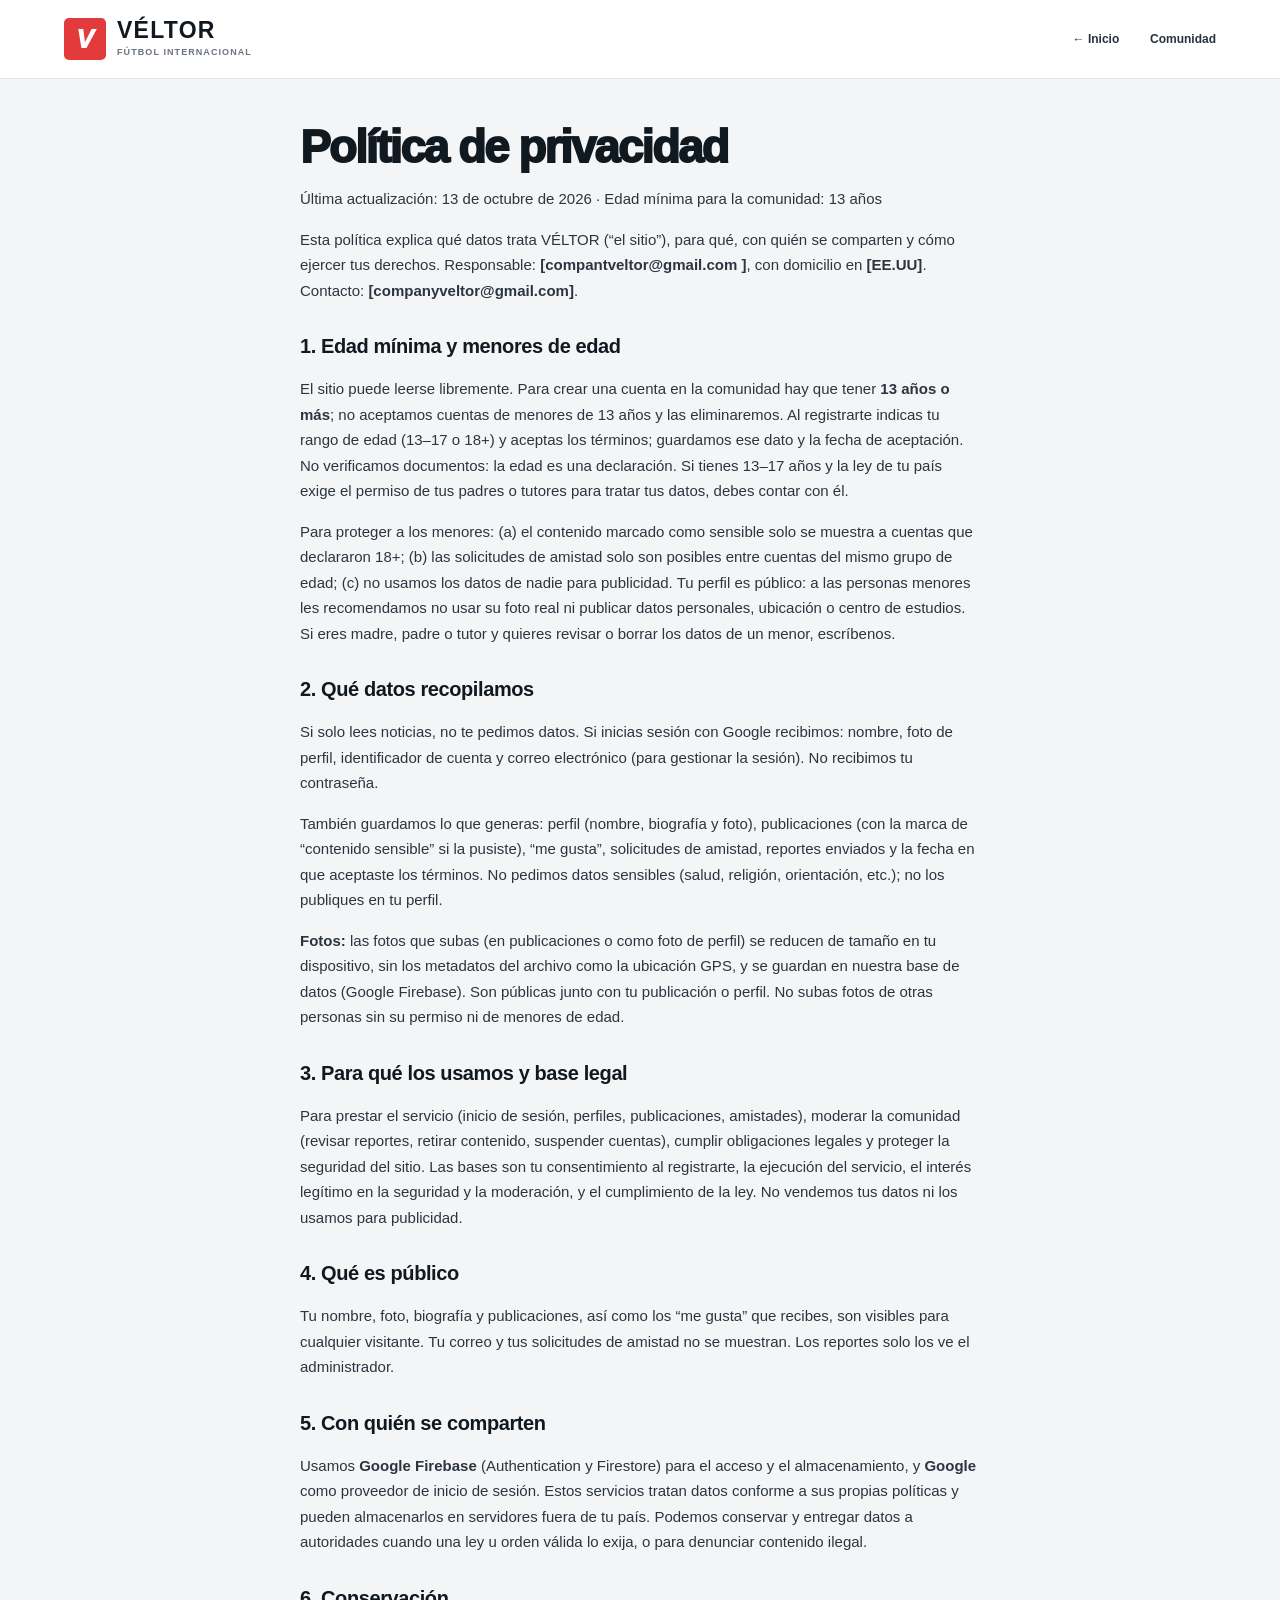
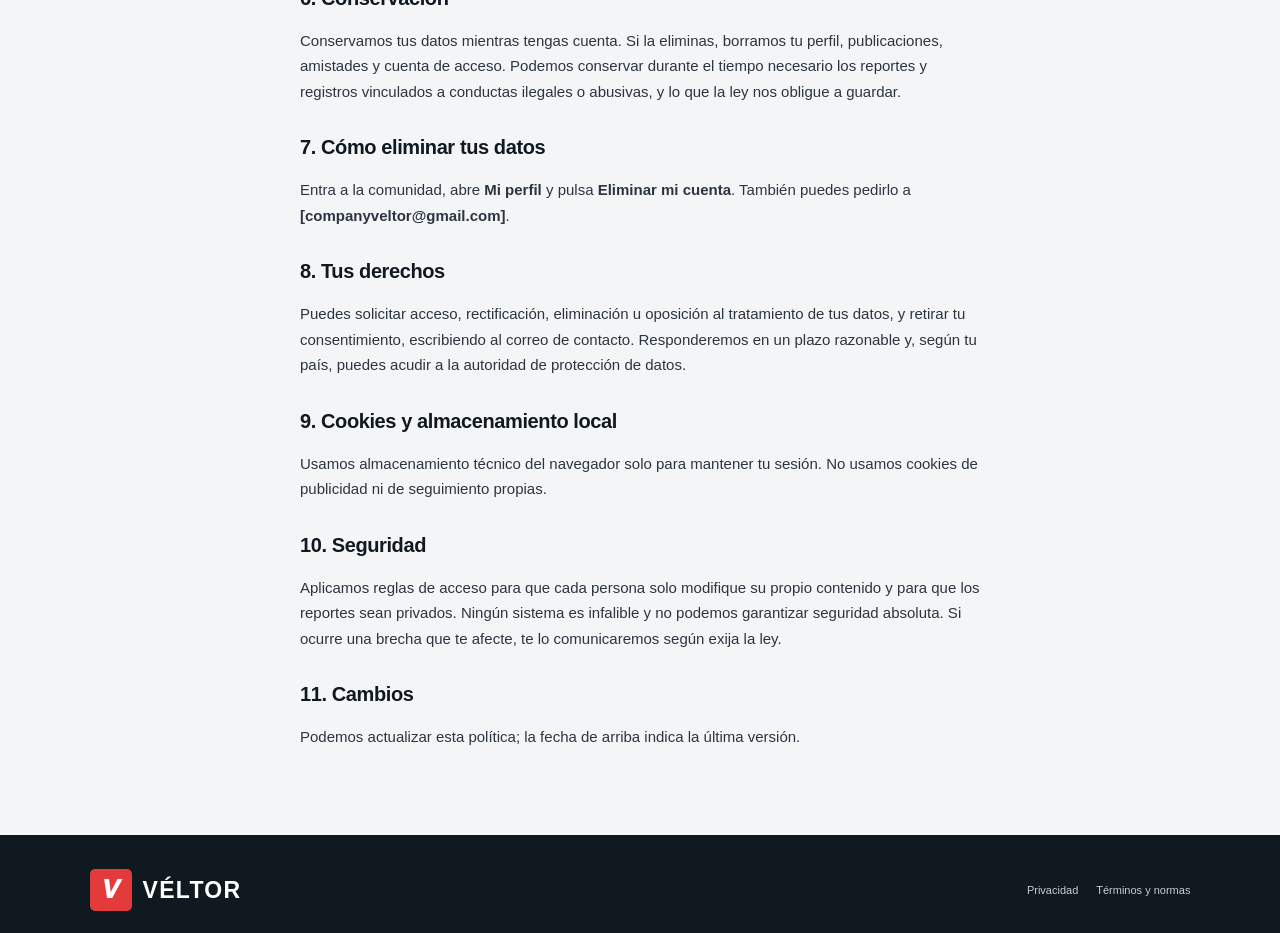
<file: privacidad.html>
<!doctype html>
<html lang="es">
<head>
  <meta charset="utf-8">
  <meta name="viewport" content="width=device-width, initial-scale=1">
  <title>Política de privacidad — VÉLTOR</title>
  <link rel="stylesheet" href="styles.css">
</head>
<body>
  <header class="site-header">
    <a class="brand" href="index.html" aria-label="VÉLTOR"><span class="brand-mark">V</span><span><strong>VÉLTOR</strong><small>FÚTBOL INTERNACIONAL</small></span></a>
    <nav class="main-nav"><a href="index.html">← Inicio</a><a href="comunidad.html">Comunidad</a></nav>
  </header>
  <main class="reader legal">
    <h1>Política de privacidad</h1>
    <p class="muted">Última actualización: 13 de octubre de 2026 · Edad mínima para la comunidad: 13 años</p>

    <p>Esta política explica qué datos trata VÉLTOR (“el sitio”), para qué, con quién se comparten y cómo ejercer tus derechos. Responsable: <b>[compantveltor@gmail.com  ]</b>, con domicilio en <b>[EE.UU]</b>. Contacto: <b>[companyveltor@gmail.com]</b>.</p>

    <h2>1. Edad mínima y menores de edad</h2>
    <p>El sitio puede leerse libremente. Para crear una cuenta en la comunidad hay que tener <b>13 años o más</b>; no aceptamos cuentas de menores de 13 años y las eliminaremos. Al registrarte indicas tu rango de edad (13–17 o 18+) y aceptas los términos; guardamos ese dato y la fecha de aceptación. No verificamos documentos: la edad es una declaración. Si tienes 13–17 años y la ley de tu país exige el permiso de tus padres o tutores para tratar tus datos, debes contar con él.</p>
    <p>Para proteger a los menores: (a) el contenido marcado como sensible solo se muestra a cuentas que declararon 18+; (b) las solicitudes de amistad solo son posibles entre cuentas del mismo grupo de edad; (c) no usamos los datos de nadie para publicidad. Tu perfil es público: a las personas menores les recomendamos no usar su foto real ni publicar datos personales, ubicación o centro de estudios. Si eres madre, padre o tutor y quieres revisar o borrar los datos de un menor, escríbenos.</p>

    <h2>2. Qué datos recopilamos</h2>
    <p>Si solo lees noticias, no te pedimos datos. Si inicias sesión con Google recibimos: nombre, foto de perfil, identificador de cuenta y correo electrónico (para gestionar la sesión). No recibimos tu contraseña.</p>
    <p>También guardamos lo que generas: perfil (nombre, biografía y foto), publicaciones (con la marca de “contenido sensible” si la pusiste), “me gusta”, solicitudes de amistad, reportes enviados y la fecha en que aceptaste los términos. No pedimos datos sensibles (salud, religión, orientación, etc.); no los publiques en tu perfil.</p>

    <p><b>Fotos:</b> las fotos que subas (en publicaciones o como foto de perfil) se reducen de tamaño en tu dispositivo, sin los metadatos del archivo como la ubicación GPS, y se guardan en nuestra base de datos (Google Firebase). Son públicas junto con tu publicación o perfil. No subas fotos de otras personas sin su permiso ni de menores de edad.</p>

    <h2>3. Para qué los usamos y base legal</h2>
    <p>Para prestar el servicio (inicio de sesión, perfiles, publicaciones, amistades), moderar la comunidad (revisar reportes, retirar contenido, suspender cuentas), cumplir obligaciones legales y proteger la seguridad del sitio. Las bases son tu consentimiento al registrarte, la ejecución del servicio, el interés legítimo en la seguridad y la moderación, y el cumplimiento de la ley. No vendemos tus datos ni los usamos para publicidad.</p>

    <h2>4. Qué es público</h2>
    <p>Tu nombre, foto, biografía y publicaciones, así como los “me gusta” que recibes, son visibles para cualquier visitante. Tu correo y tus solicitudes de amistad no se muestran. Los reportes solo los ve el administrador.</p>

    <h2>5. Con quién se comparten</h2>
    <p>Usamos <b>Google Firebase</b> (Authentication y Firestore) para el acceso y el almacenamiento, y <b>Google</b> como proveedor de inicio de sesión. Estos servicios tratan datos conforme a sus propias políticas y pueden almacenarlos en servidores fuera de tu país. Podemos conservar y entregar datos a autoridades cuando una ley u orden válida lo exija, o para denunciar contenido ilegal.</p>

    <h2>6. Conservación</h2>
    <p>Conservamos tus datos mientras tengas cuenta. Si la eliminas, borramos tu perfil, publicaciones, amistades y cuenta de acceso. Podemos conservar durante el tiempo necesario los reportes y registros vinculados a conductas ilegales o abusivas, y lo que la ley nos obligue a guardar.</p>

    <h2 id="eliminar">7. Cómo eliminar tus datos</h2>
    <p>Entra a la comunidad, abre <b>Mi perfil</b> y pulsa <b>Eliminar mi cuenta</b>. También puedes pedirlo a <b>[companyveltor@gmail.com]</b>.</p>

    <h2>8. Tus derechos</h2>
    <p>Puedes solicitar acceso, rectificación, eliminación u oposición al tratamiento de tus datos, y retirar tu consentimiento, escribiendo al correo de contacto. Responderemos en un plazo razonable y, según tu país, puedes acudir a la autoridad de protección de datos.</p>

    <h2>9. Cookies y almacenamiento local</h2>
    <p>Usamos almacenamiento técnico del navegador solo para mantener tu sesión. No usamos cookies de publicidad ni de seguimiento propias.</p>

    <h2>10. Seguridad</h2>
    <p>Aplicamos reglas de acceso para que cada persona solo modifique su propio contenido y para que los reportes sean privados. Ningún sistema es infalible y no podemos garantizar seguridad absoluta. Si ocurre una brecha que te afecte, te lo comunicaremos según exija la ley.</p>

    <h2>11. Cambios</h2>
    <p>Podemos actualizar esta política; la fecha de arriba indica la última versión.</p>

  </main>
  <footer><a class="brand footer-brand" href="index.html"><span class="brand-mark">V</span><span><strong>VÉLTOR</strong></span></a><div class="footer-links"><a href="privacidad.html">Privacidad</a><a href="terminos.html">Términos y normas</a></div></footer>
</body>
</html>
</file>
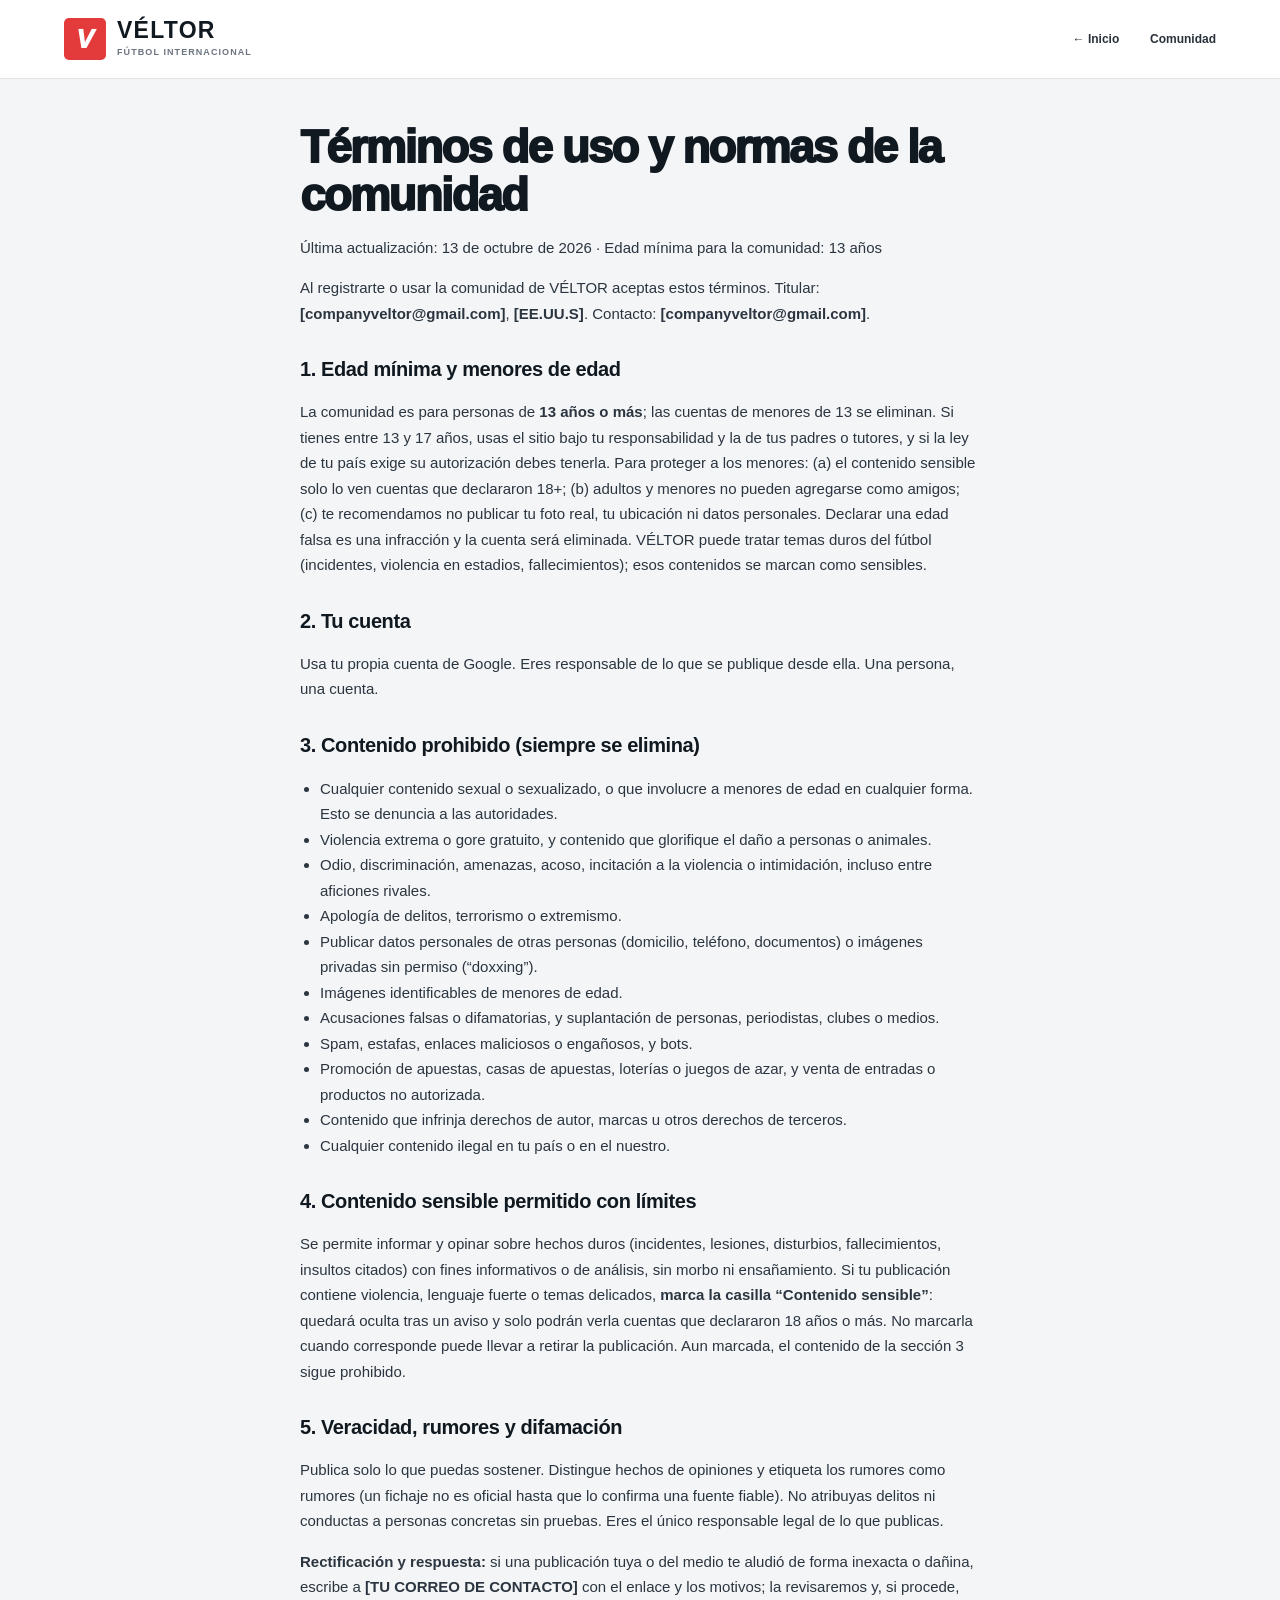
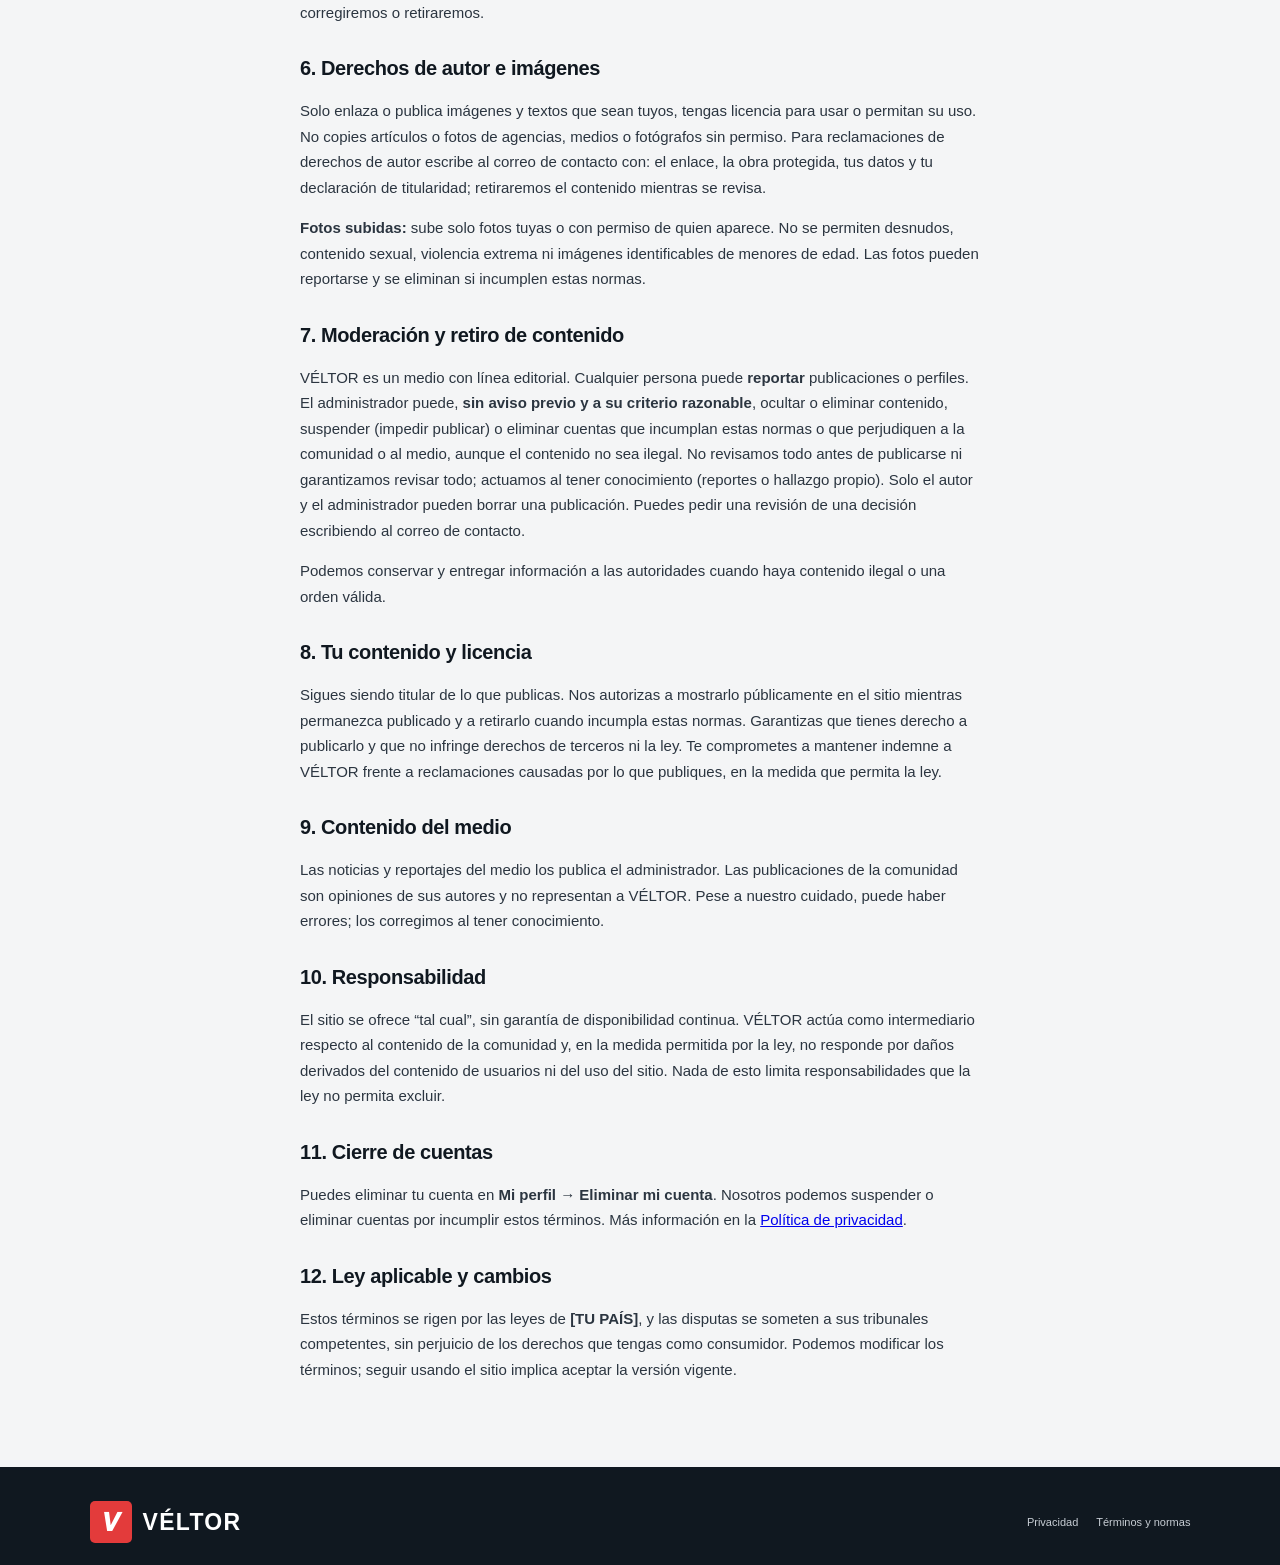
<file: terminos.html>
<!doctype html>
<html lang="es">
<head>
  <meta charset="utf-8">
  <meta name="viewport" content="width=device-width, initial-scale=1">
  <title>Términos de uso y normas de la comunidad — VÉLTOR</title>
  <link rel="stylesheet" href="styles.css">
</head>
<body>
  <header class="site-header">
    <a class="brand" href="index.html" aria-label="VÉLTOR"><span class="brand-mark">V</span><span><strong>VÉLTOR</strong><small>FÚTBOL INTERNACIONAL</small></span></a>
    <nav class="main-nav"><a href="index.html">← Inicio</a><a href="comunidad.html">Comunidad</a></nav>
  </header>
  <main class="reader legal">
    <h1>Términos de uso y normas de la comunidad</h1>
    <p class="muted">Última actualización: 13 de octubre de 2026 · Edad mínima para la comunidad: 13 años</p>

    <p>Al registrarte o usar la comunidad de VÉLTOR aceptas estos términos. Titular: <b>[companyveltor@gmail.com]</b>, <b>[EE.UU.S]</b>. Contacto: <b>[companyveltor@gmail.com]</b>.</p>

    <h2>1. Edad mínima y menores de edad</h2>
    <p>La comunidad es para personas de <b>13 años o más</b>; las cuentas de menores de 13 se eliminan. Si tienes entre 13 y 17 años, usas el sitio bajo tu responsabilidad y la de tus padres o tutores, y si la ley de tu país exige su autorización debes tenerla. Para proteger a los menores: (a) el contenido sensible solo lo ven cuentas que declararon 18+; (b) adultos y menores no pueden agregarse como amigos; (c) te recomendamos no publicar tu foto real, tu ubicación ni datos personales. Declarar una edad falsa es una infracción y la cuenta será eliminada. VÉLTOR puede tratar temas duros del fútbol (incidentes, violencia en estadios, fallecimientos); esos contenidos se marcan como sensibles.</p>

    <h2>2. Tu cuenta</h2>
    <p>Usa tu propia cuenta de Google. Eres responsable de lo que se publique desde ella. Una persona, una cuenta.</p>

    <h2>3. Contenido prohibido (siempre se elimina)</h2>
    <ul>
      <li>Cualquier contenido sexual o sexualizado, o que involucre a menores de edad en cualquier forma. Esto se denuncia a las autoridades.</li>
      <li>Violencia extrema o gore gratuito, y contenido que glorifique el daño a personas o animales.</li>
      <li>Odio, discriminación, amenazas, acoso, incitación a la violencia o intimidación, incluso entre aficiones rivales.</li>
      <li>Apología de delitos, terrorismo o extremismo.</li>
      <li>Publicar datos personales de otras personas (domicilio, teléfono, documentos) o imágenes privadas sin permiso (“doxxing”).</li>
      <li>Imágenes identificables de menores de edad.</li>
      <li>Acusaciones falsas o difamatorias, y suplantación de personas, periodistas, clubes o medios.</li>
      <li>Spam, estafas, enlaces maliciosos o engañosos, y bots.</li>
      <li>Promoción de apuestas, casas de apuestas, loterías o juegos de azar, y venta de entradas o productos no autorizada.</li>
      <li>Contenido que infrinja derechos de autor, marcas u otros derechos de terceros.</li>
      <li>Cualquier contenido ilegal en tu país o en el nuestro.</li>
    </ul>

    <h2>4. Contenido sensible permitido con límites</h2>
    <p>Se permite informar y opinar sobre hechos duros (incidentes, lesiones, disturbios, fallecimientos, insultos citados) con fines informativos o de análisis, sin morbo ni ensañamiento. Si tu publicación contiene violencia, lenguaje fuerte o temas delicados, <b>marca la casilla “Contenido sensible”</b>: quedará oculta tras un aviso y solo podrán verla cuentas que declararon 18 años o más. No marcarla cuando corresponde puede llevar a retirar la publicación. Aun marcada, el contenido de la sección 3 sigue prohibido.</p>

    <h2>5. Veracidad, rumores y difamación</h2>
    <p>Publica solo lo que puedas sostener. Distingue hechos de opiniones y etiqueta los rumores como rumores (un fichaje no es oficial hasta que lo confirma una fuente fiable). No atribuyas delitos ni conductas a personas concretas sin pruebas. Eres el único responsable legal de lo que publicas.</p>
    <p><b>Rectificación y respuesta:</b> si una publicación tuya o del medio te aludió de forma inexacta o dañina, escribe a <b>[TU CORREO DE CONTACTO]</b> con el enlace y los motivos; la revisaremos y, si procede, corregiremos o retiraremos.</p>

    <h2>6. Derechos de autor e imágenes</h2>
    <p>Solo enlaza o publica imágenes y textos que sean tuyos, tengas licencia para usar o permitan su uso. No copies artículos o fotos de agencias, medios o fotógrafos sin permiso. Para reclamaciones de derechos de autor escribe al correo de contacto con: el enlace, la obra protegida, tus datos y tu declaración de titularidad; retiraremos el contenido mientras se revisa.</p>

    <p><b>Fotos subidas:</b> sube solo fotos tuyas o con permiso de quien aparece. No se permiten desnudos, contenido sexual, violencia extrema ni imágenes identificables de menores de edad. Las fotos pueden reportarse y se eliminan si incumplen estas normas.</p>

    <h2>7. Moderación y retiro de contenido</h2>
    <p>VÉLTOR es un medio con línea editorial. Cualquier persona puede <b>reportar</b> publicaciones o perfiles. El administrador puede, <b>sin aviso previo y a su criterio razonable</b>, ocultar o eliminar contenido, suspender (impedir publicar) o eliminar cuentas que incumplan estas normas o que perjudiquen a la comunidad o al medio, aunque el contenido no sea ilegal. No revisamos todo antes de publicarse ni garantizamos revisar todo; actuamos al tener conocimiento (reportes o hallazgo propio). Solo el autor y el administrador pueden borrar una publicación. Puedes pedir una revisión de una decisión escribiendo al correo de contacto.</p>
    <p>Podemos conservar y entregar información a las autoridades cuando haya contenido ilegal o una orden válida.</p>

    <h2>8. Tu contenido y licencia</h2>
    <p>Sigues siendo titular de lo que publicas. Nos autorizas a mostrarlo públicamente en el sitio mientras permanezca publicado y a retirarlo cuando incumpla estas normas. Garantizas que tienes derecho a publicarlo y que no infringe derechos de terceros ni la ley. Te comprometes a mantener indemne a VÉLTOR frente a reclamaciones causadas por lo que publiques, en la medida que permita la ley.</p>

    <h2>9. Contenido del medio</h2>
    <p>Las noticias y reportajes del medio los publica el administrador. Las publicaciones de la comunidad son opiniones de sus autores y no representan a VÉLTOR. Pese a nuestro cuidado, puede haber errores; los corregimos al tener conocimiento.</p>

    <h2>10. Responsabilidad</h2>
    <p>El sitio se ofrece “tal cual”, sin garantía de disponibilidad continua. VÉLTOR actúa como intermediario respecto al contenido de la comunidad y, en la medida permitida por la ley, no responde por daños derivados del contenido de usuarios ni del uso del sitio. Nada de esto limita responsabilidades que la ley no permita excluir.</p>

    <h2>11. Cierre de cuentas</h2>
    <p>Puedes eliminar tu cuenta en <b>Mi perfil → Eliminar mi cuenta</b>. Nosotros podemos suspender o eliminar cuentas por incumplir estos términos. Más información en la <a href="privacidad.html">Política de privacidad</a>.</p>

    <h2>12. Ley aplicable y cambios</h2>
    <p>Estos términos se rigen por las leyes de <b>[TU PAÍS]</b>, y las disputas se someten a sus tribunales competentes, sin perjuicio de los derechos que tengas como consumidor. Podemos modificar los términos; seguir usando el sitio implica aceptar la versión vigente.</p>

  </main>
  <footer><a class="brand footer-brand" href="index.html"><span class="brand-mark">V</span><span><strong>VÉLTOR</strong></span></a><div class="footer-links"><a href="privacidad.html">Privacidad</a><a href="terminos.html">Términos y normas</a></div></footer>
</body>
</html>
</file>
<file: styles.css>
:root{--red:#e33b3b;--red-dark:#bd272e;--ink:#101820;--muted:#6b7480;--paper:#f4f5f6;--line:#e2e5e8;--white:#fff;--navy:#1b2938}*{box-sizing:border-box}html{scroll-behavior:smooth}body{margin:0;background:var(--paper);color:var(--ink);font-family:Inter,Arial,Helvetica,sans-serif;line-height:1.5}.topline{background:var(--ink);color:#cbd0d6;display:flex;justify-content:space-between;align-items:center;padding:8px max(5vw,20px);font-size:10px;letter-spacing:.16em;font-weight:800}.language{background:transparent;color:#fff;border:1px solid #5d6670;border-radius:3px;padding:5px 9px;font-weight:800;cursor:pointer}.site-header{padding:18px max(5vw,20px);display:flex;align-items:center;justify-content:space-between;gap:24px;background:#fff;border-bottom:1px solid var(--line)}.brand{display:flex;align-items:center;gap:11px;text-decoration:none;color:var(--ink)}.brand-mark{display:grid;place-items:center;width:42px;height:42px;background:var(--red);color:#fff;font-weight:950;font-size:26px;border-radius:5px;font-style:italic}.brand strong{display:block;font-size:23px;letter-spacing:.055em;line-height:1.05}.brand small{display:block;font-size:9px;font-weight:800;letter-spacing:.12em;margin-top:4px;color:var(--muted)}.main-nav{display:flex;align-items:center;gap:clamp(12px,2.4vw,32px)}.main-nav a{color:#29323c;text-decoration:none;font-weight:800;font-size:12px}.main-nav a:hover,.footer-links a:hover{color:var(--red)}.hero{background:var(--ink);color:#fff;padding:clamp(40px,7vw,88px) max(7vw,22px);display:grid;grid-template-columns:1fr .9fr;gap:30px;align-items:center;overflow:hidden;min-height:430px}.eyebrow{font-size:10px;letter-spacing:.16em;font-weight:900;margin:0 0 13px;color:var(--red)}.hero .eyebrow{color:#ff7777}.live-dot{display:inline-block;width:7px;height:7px;background:var(--red);border-radius:50%;margin-right:8px}.hero h1{font-size:clamp(48px,7vw,90px);line-height:.94;letter-spacing:-.065em;margin:0 0 23px;font-weight:950}.hero h1 em{font-style:normal;color:#ff5353}.hero-description{max-width:500px;color:#c6cdd5;font-size:16px;margin:0 0 28px}.button{display:inline-flex;align-items:center;gap:18px;text-decoration:none;padding:13px 17px;border-radius:4px;font-size:12px;font-weight:900;transition:transform .2s}.button:hover{transform:translateY(-2px)}.button-red{background:var(--red);color:#fff}.hero-art{height:310px;position:relative;display:grid;place-items:center;background:radial-gradient(circle at 50% 50%,#293b4d 0,#182430 40%,transparent 70%)}.ball{height:170px;width:170px;border:2px solid #fff;border-radius:50%;display:grid;place-items:center;background:linear-gradient(135deg,#e33b3b,#a41f2a);box-shadow:0 25px 65px #0008;transform:rotate(-15deg);z-index:2}.ball span{font-size:110px;font-weight:950;color:#fff;letter-spacing:-.12em;font-style:italic;margin-right:12px}.orbit{position:absolute;border:1px solid #ffffff35;border-radius:50%;width:275px;height:100px;transform:rotate(-35deg)}.orbit-two{width:310px;height:140px;transform:rotate(35deg)}.art-caption{position:absolute;bottom:12px;right:6%;display:flex;flex-direction:column;text-align:right;letter-spacing:.16em}.art-caption b{font-size:14px}.art-caption span{font-size:9px;color:#aeb8c3}.ticker{display:flex;justify-content:center;align-items:center;gap:clamp(12px,3vw,38px);padding:13px 18px;background:var(--red);color:#fff;font-size:10px;font-weight:900;letter-spacing:.13em;flex-wrap:wrap}.ticker i{font-style:normal;color:#ffc5c5}.section,.score-section{padding:60px max(7vw,22px)}.section-heading{display:flex;align-items:end;justify-content:space-between;gap:20px;margin-bottom:24px}.section-heading h2{font-size:clamp(27px,4vw,42px);line-height:1.05;letter-spacing:-.04em;margin:0;font-weight:950}.section-note{font-size:10px;color:var(--muted);font-weight:700}.filter-row{display:flex;gap:7px;margin-bottom:20px;flex-wrap:wrap}.filter{border:1px solid #d9dde1;background:transparent;color:#505b66;padding:8px 13px;border-radius:3px;font-size:11px;font-weight:800;cursor:pointer}.filter.active,.filter:hover{background:var(--ink);color:#fff;border-color:var(--ink)}.article-grid{display:grid;grid-template-columns:1.25fr 1fr 1fr;gap:17px}.article-card{background:#fff;border:1px solid var(--line);min-width:0}.article-image{height:175px;position:relative;overflow:hidden;display:grid;place-items:center}.featured-card .article-image{height:225px}.image-label{position:absolute;top:12px;left:12px;background:var(--red);color:#fff;padding:5px 7px;font-size:9px;letter-spacing:.1em;font-weight:900;z-index:2}.image-stadium{background:linear-gradient(180deg,#233a4b 0%,#526f7a 42%,#18362e 43%,#07140f 100%)}.image-stadium:before{content:"";position:absolute;width:140%;height:120px;border:3px solid #b9d7c755;border-radius:50%;top:25%;left:-20%;transform:rotate(-9deg)}.stadium-lines{position:absolute;bottom:-30px;left:10%;width:80%;height:100px;border:2px solid #cce2d355;transform:perspective(100px) rotateX(14deg)}.image-tactics{background:linear-gradient(135deg,#172d31,#31584c)}.tactics-board{font-size:50px;color:#d8f3d6;font-weight:950;letter-spacing:-.08em;transform:rotate(-9deg);text-shadow:0 4px 20px #0006}.image-transfer{background:linear-gradient(135deg,#38222a,#9e3038)}.transfer-arrows{font-size:58px;color:#fff;font-weight:900;letter-spacing:-.2em;transform:rotate(-15deg)}.article-content{padding:18px}.article-meta{font-size:9px;letter-spacing:.12em;font-weight:900;color:var(--red);margin:0 0 10px}.article-content h3{font-size:19px;line-height:1.18;letter-spacing:-.025em;margin:0 0 10px;font-weight:900}.featured-card h3{font-size:24px}.article-content p:not(.article-meta){font-size:12px;color:var(--muted);margin:0 0 16px}.read-link{font-size:11px;color:var(--ink);font-weight:900;text-decoration:none;display:inline-flex;gap:14px}.read-link span{color:var(--red)}.score-section{background:#e9ecef}.score-placeholder{display:flex;align-items:center;gap:18px;background:#fff;border:1px solid #dce0e4;padding:22px}.score-icon{width:54px;height:54px;display:grid;place-items:center;background:var(--ink);color:#fff;font-weight:950;border-radius:5px;flex-shrink:0}.score-placeholder h3{font-size:17px;margin:0 0 5px}.score-placeholder p{font-size:12px;color:var(--muted);margin:0;max-width:620px}.pill{margin-left:auto;border:1px solid #d6dade;border-radius:20px;padding:6px 9px;font-size:8px;font-weight:900;letter-spacing:.1em;white-space:nowrap}.transfer-strip{padding:38px max(7vw,22px);background:var(--red);color:#fff;display:flex;align-items:center;justify-content:space-between;gap:24px}.transfer-strip .eyebrow{color:#ffd4d4}.transfer-strip h2{font-size:clamp(30px,4vw,44px);line-height:1;margin:0 0 10px;letter-spacing:-.05em}.transfer-strip p:not(.eyebrow){max-width:650px;color:#ffe9e9;font-size:13px;margin:0}.button-light{background:#fff;color:var(--ink);white-space:nowrap}.about-section{background:#fff}.about-copy{font-size:18px;max-width:800px;color:#4c5661;line-height:1.7}footer{background:var(--ink);color:#c7cdd4;padding:34px max(7vw,22px) 22px;display:grid;grid-template-columns:1fr 1fr;gap:22px;align-items:center}.footer-brand{color:#fff}.footer-brand .brand-mark{background:var(--red)}footer p{font-size:12px;margin:0}.footer-links{display:flex;gap:18px;justify-content:flex-end}.footer-links a{font-size:11px;color:#c7cdd4;text-decoration:none}.copyright{grid-column:1/-1;border-top:1px solid #ffffff20;padding-top:16px;color:#8e99a5;font-size:10px}.hidden{display:none!important}@media(max-width:800px){.site-header{align-items:flex-start;flex-direction:column}.main-nav{flex-wrap:wrap;gap:15px}.hero{grid-template-columns:1fr;gap:0}.hero-art{height:230px}.ball{height:135px;width:135px}.ball span{font-size:85px}.article-grid{grid-template-columns:1fr 1fr}.featured-card{grid-column:1/-1}.section,.score-section{padding-top:42px;padding-bottom:42px}.transfer-strip{align-items:flex-start;flex-direction:column}footer{grid-template-columns:1fr}.footer-links{justify-content:flex-start}.copyright{grid-column:auto}}@media(max-width:520px){.topline{font-size:8px;letter-spacing:.08em}.hero{padding-top:45px}.hero-art{height:190px}.orbit{width:230px;height:80px}.orbit-two{width:245px;height:100px}.article-grid{grid-template-columns:1fr}.featured-card{grid-column:auto}.article-image,.featured-card .article-image{height:190px}.section-heading{align-items:flex-start;flex-direction:column;gap:8px}.score-placeholder{align-items:flex-start;flex-wrap:wrap}.pill{margin-left:72px}.ticker{font-size:8px}.brand strong{font-size:21px}}

/* ===== Panel privado y lector de artículos ===== */
.admin-body{background:var(--paper)}
.admin-wrap{max-width:760px;margin:0 auto;padding:30px 20px 60px;display:grid;gap:18px}
.admin-card{background:#fff;border:1px solid var(--line);padding:22px}
.admin-card h2{margin:0 0 16px;font-size:22px;letter-spacing:-.03em}
.admin-card form{display:grid;gap:14px}
.admin-card label{display:grid;gap:6px;font-size:12px;font-weight:800}
.admin-card input,.admin-card select,.admin-card textarea{font:inherit;font-size:14px;font-weight:400;padding:10px;border:1px solid #cfd4d9;border-radius:3px;width:100%;background:#fff}
.admin-card label.check{display:flex;align-items:center;gap:8px}
.admin-card label.check input{width:auto}
.admin-card button.button{border:0;cursor:pointer;font-family:inherit}
.admin-row{display:flex;justify-content:space-between;align-items:center;gap:12px;flex-wrap:wrap}
.admin-msg{margin:0;font-size:12px;font-weight:700}.admin-msg.ok{color:#1d7a3c}.admin-msg.err{color:var(--red-dark)}
.admin-card code{font-size:11px;word-break:break-all;background:#eef0f2;padding:2px 5px}
.post-row{display:flex;justify-content:space-between;gap:12px;align-items:center;padding:12px 0;border-top:1px solid var(--line);flex-wrap:wrap}
.post-actions{display:flex;gap:6px}.filter.danger:hover{background:var(--red);border-color:var(--red)}
.reader{max-width:720px;margin:0 auto;padding:44px 20px 70px}
.reader h1{font-size:clamp(30px,5vw,46px);line-height:1.05;letter-spacing:-.045em;margin:0 0 14px;font-weight:950}
.reader-summary{font-size:18px;color:#4c5661}
.reader-image{height:320px;background:#ccd2d8 center/cover;margin:22px 0}
.reader-body p{font-size:17px;line-height:1.75;margin:0 0 20px;white-space:pre-line}
@media(max-width:520px){.reader-image{height:210px}}

/* ===== Comunidad ===== */
.community{max-width:720px;margin:0 auto;padding:24px 16px 70px}
.community input,.community textarea,.community select{font:inherit;font-size:14px;padding:10px;border:1px solid #cfd4d9;border-radius:3px;width:100%;background:#fff;margin-bottom:8px}
.community .button{border:0;cursor:pointer;font-family:inherit}
.login-buttons{display:flex;gap:10px;flex-wrap:wrap;margin:14px 0}
.tabs{display:flex;gap:6px;flex-wrap:wrap;margin:16px 0}
.muted{color:var(--muted);font-size:13px}
.composer{margin-bottom:16px}
.post{background:#fff;border:1px solid var(--line);padding:16px;margin-bottom:14px}
.post-head{display:flex;gap:10px;align-items:center}
.avatar{width:40px;height:40px;border-radius:50%;background:var(--navy) center/cover;color:#fff;display:grid;place-items:center;font-weight:900;flex-shrink:0}
.avatar.big{width:72px;height:72px;font-size:28px}
.linkbtn{background:none;border:0;padding:0;font:inherit;font-weight:900;cursor:pointer;color:var(--ink);text-align:left}
.linkbtn:hover{color:var(--red)}
.post-text{white-space:pre-wrap;font-size:15px;margin:12px 0}
.post-img{width:100%;max-height:420px;object-fit:cover;margin-bottom:10px}
.post .post-actions{display:flex;gap:6px;flex-wrap:wrap}
.send-box{display:flex;gap:6px;margin-top:10px;align-items:center}.send-box select{margin:0}
.profile-head{display:flex;gap:16px;align-items:center;margin-bottom:16px}
.profile-head h2{margin:0 0 4px}
.chat{display:flex;flex-direction:column;gap:8px;margin:14px 0;max-height:420px;overflow:auto}
.bubble{background:#fff;border:1px solid var(--line);padding:8px 12px;max-width:80%;align-self:flex-start;display:flex;flex-direction:column;gap:2px;font-size:14px}
.bubble.mine{align-self:flex-end;background:var(--ink);color:#fff}.bubble.mine a{color:#ff9a9a}.bubble a{color:var(--red);font-weight:800}
.bubble small{font-size:10px;opacity:.6}
.toast{position:fixed;bottom:20px;left:50%;transform:translateX(-50%);background:var(--ink);color:#fff;padding:10px 16px;border-radius:4px;font-size:13px;z-index:9}
.legal h2{font-size:20px;margin:28px 0 8px;letter-spacing:-.02em}
.legal p,.legal li{font-size:15px;line-height:1.7;color:#2b3540}
.legal ul{padding-left:20px}
.community input[type=checkbox],.admin-card input[type=checkbox]{width:auto;margin:0 8px 0 0}
.community label.check{display:flex;align-items:flex-start;font-size:13px;margin:6px 0 10px;line-height:1.4}
.post>.filter.danger{margin:10px 0}
.post-img[hidden]{display:none}
.composer input[type=file]{padding:8px}
</file>
